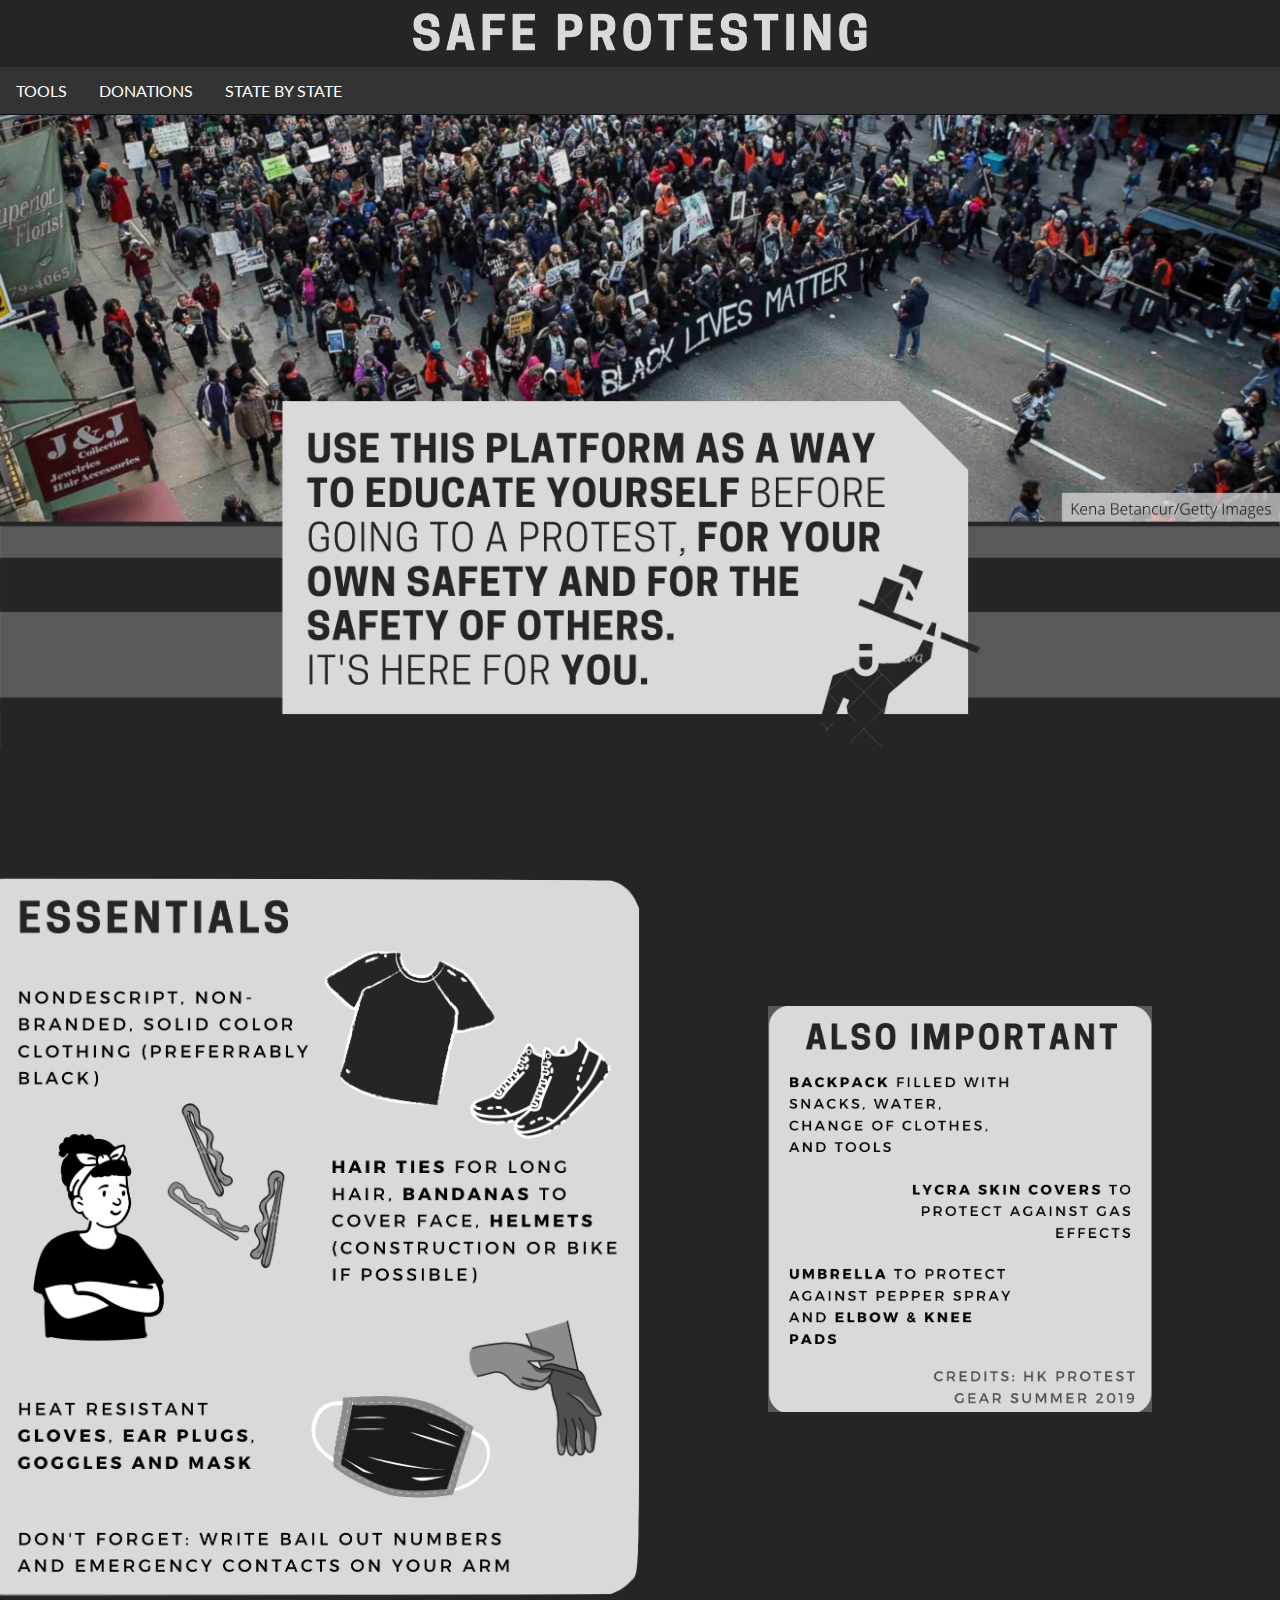
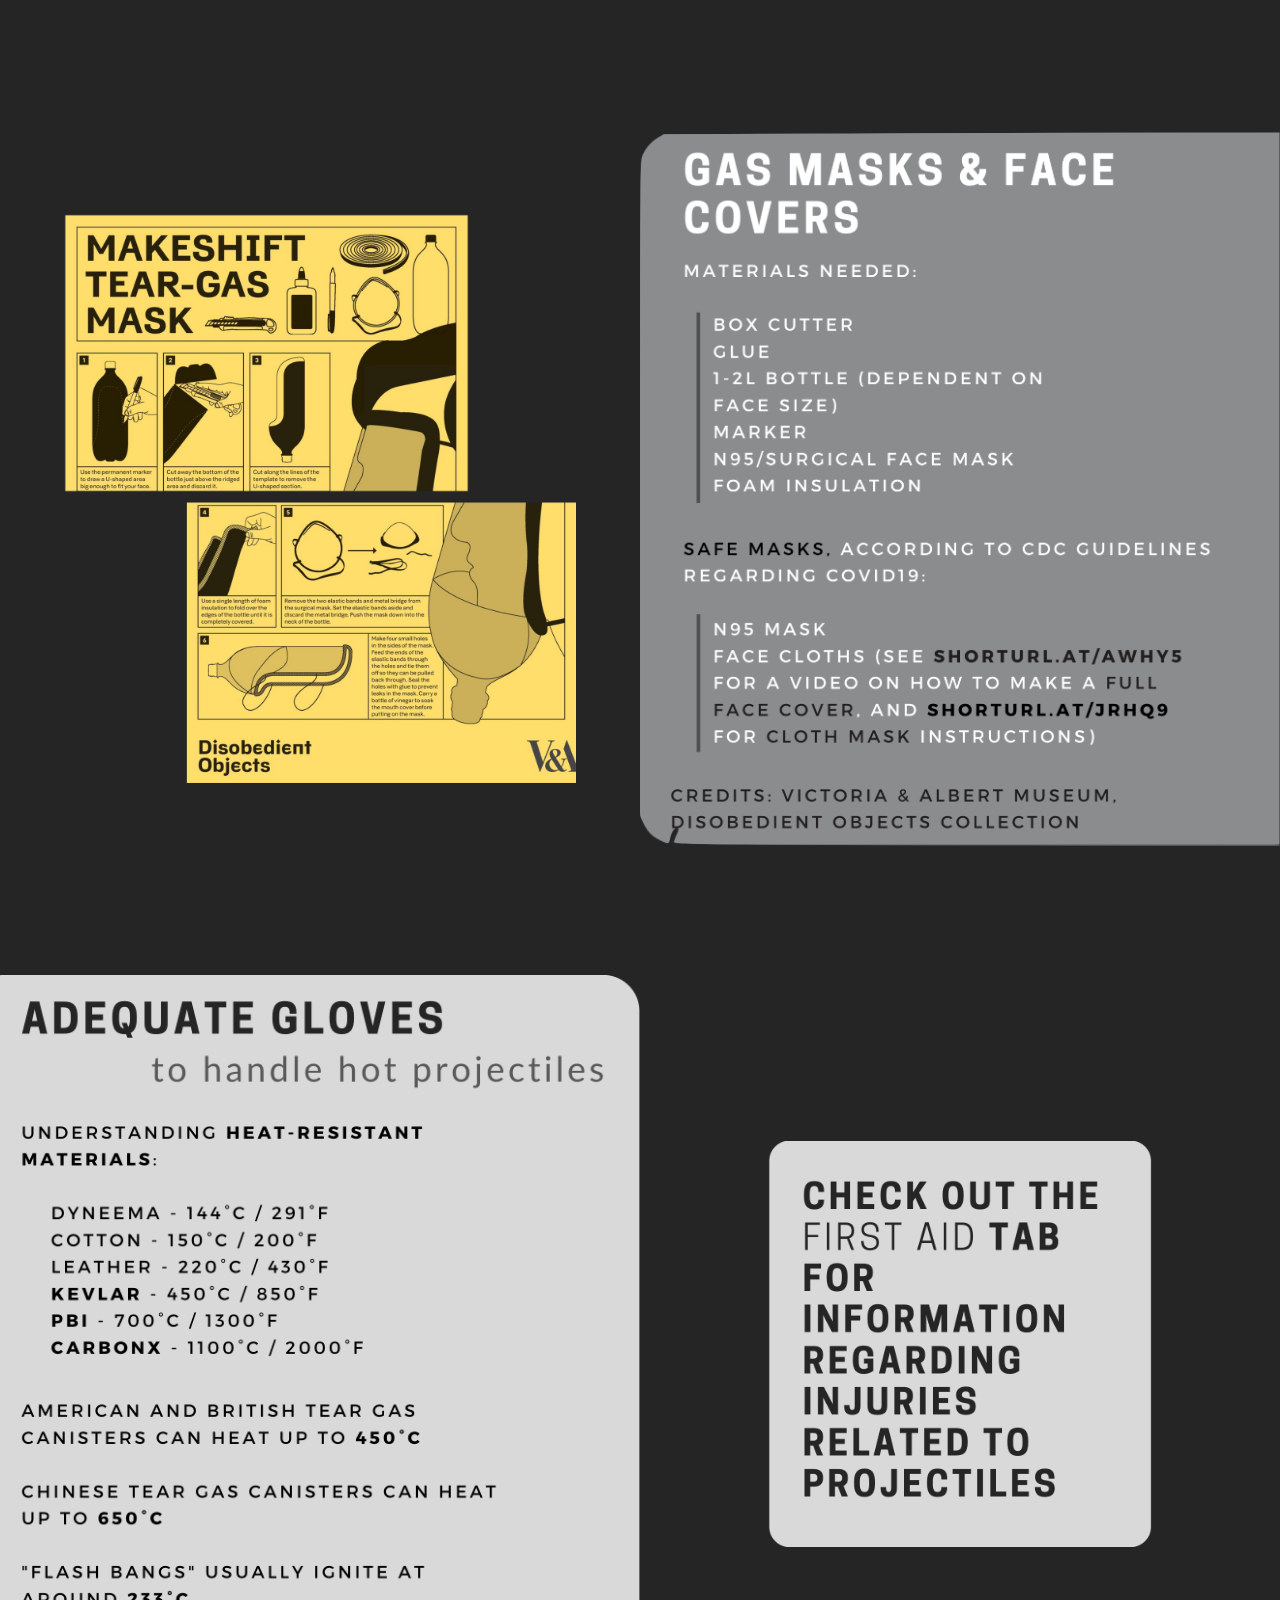
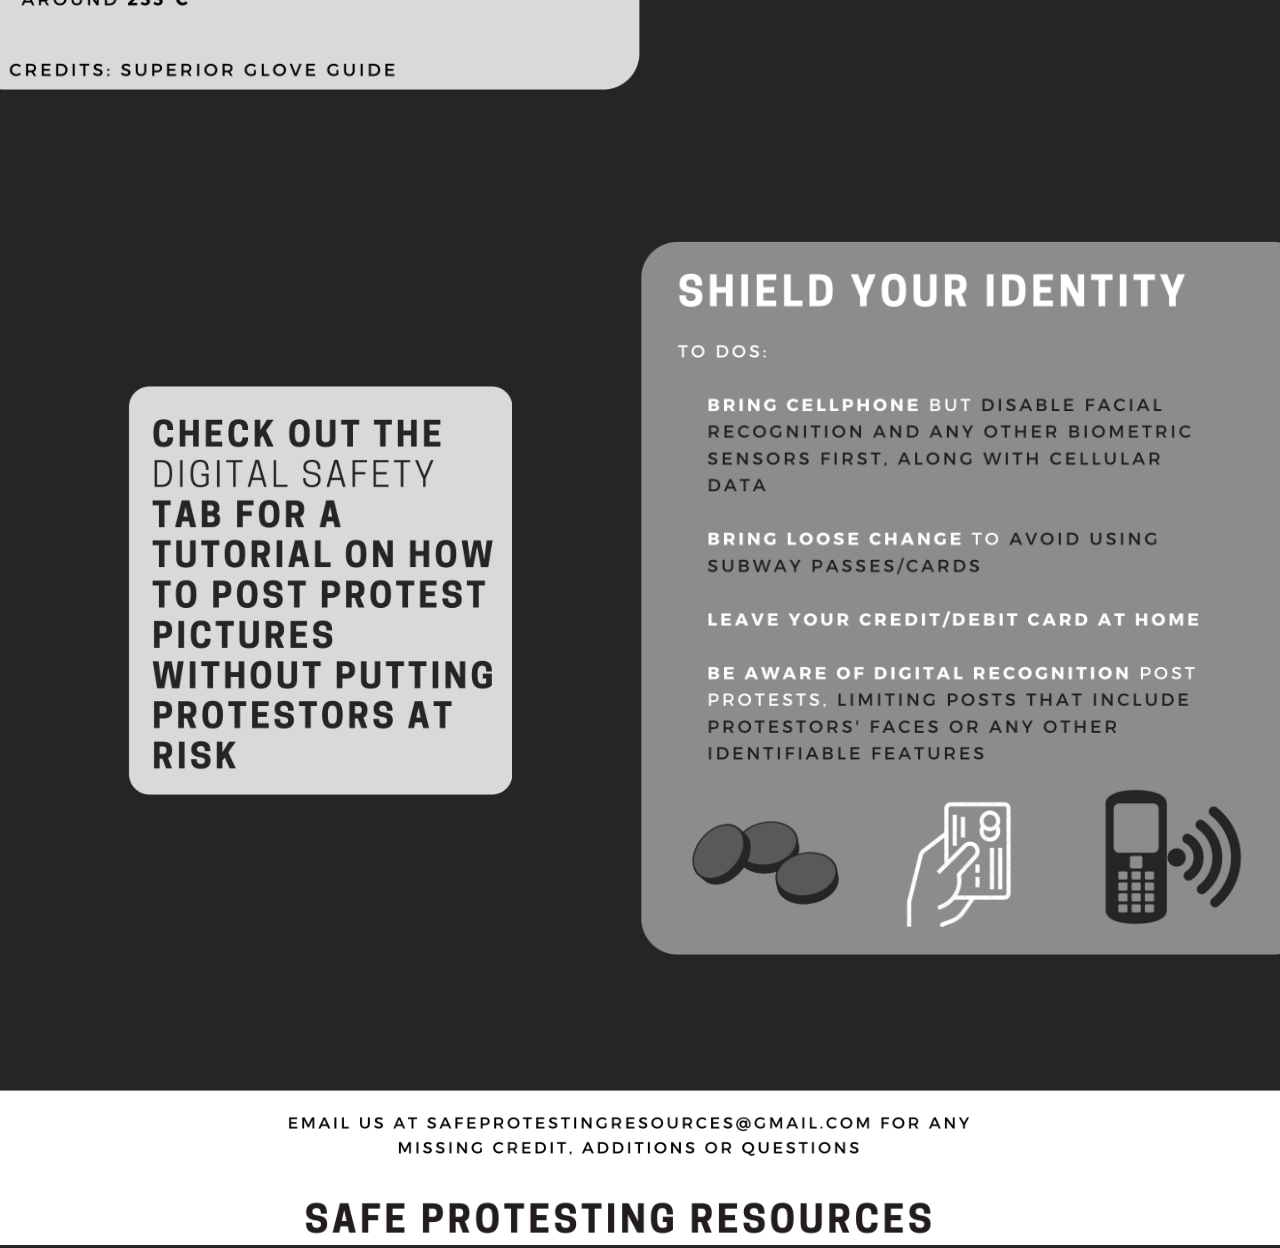
<file: index.html>
<!DOCTYPE html>
<html>
  <head>
    <meta name="viewport" content="width=device-width, initial-scale=1">
    <meta charset="utf-8">
    <title>repl.it</title>
    <link href="https://fonts.googleapis.com/css2?family=Lato:wght@700&display=swap" rel="stylesheet">
    <link href="indexstyle.css" rel="stylesheet" type="text/css" />
    <script src="indexscript.js"></script>
    <title>home</title>
  </head>
  <body>
    <div class="topnav">
      <a href = "index.html">
      <img src ="logo.png" <a href ="#default" class ="logo"> </a>
      <a class="active" href="#home"></a>

    </div>
    <div class="nav">
      <div class="dropdown">
        <button class="dropbtn">TOOLS 
          <i class="fa fa-caret-down"></i>
        </button>
        <div class="dropdown-content">
          <a href="immigrant.html">immigrant safety guide</a>
          <a href="comingsoon.html">safety tactics</a>
          <a href="comingsoon.html">first aid</a>
          <a href="comingsoon.html">digital safety</a>
        </div>
      </div> 
      <a href="comingsoon.html">DONATIONS</a>
      <a href="comingsoon.html">STATE BY STATE</a>
    </div>
  </div>

  
  <img src = "header1.png" class = "blmheader">

  <div class = "infograph">
    <img src = "essentials1.png" class = "ess1">
    <img src = "essentials2.png" class = "ess2">
    <img src = "gasmask1.png" class = "gas1">
    <img src = "gasmask2.png" class = "gas2">
    <img src = "gloves1.png" class = "gloves1">
    <img src = "gloves2.png" class = "gloves2">
    <img src = "id1.png" class = "id1">
    <img src = "id2.png" class = "id2">
  </div>


  <img src = "footer.png" class = "foot">

  </body>
</html>
</file>
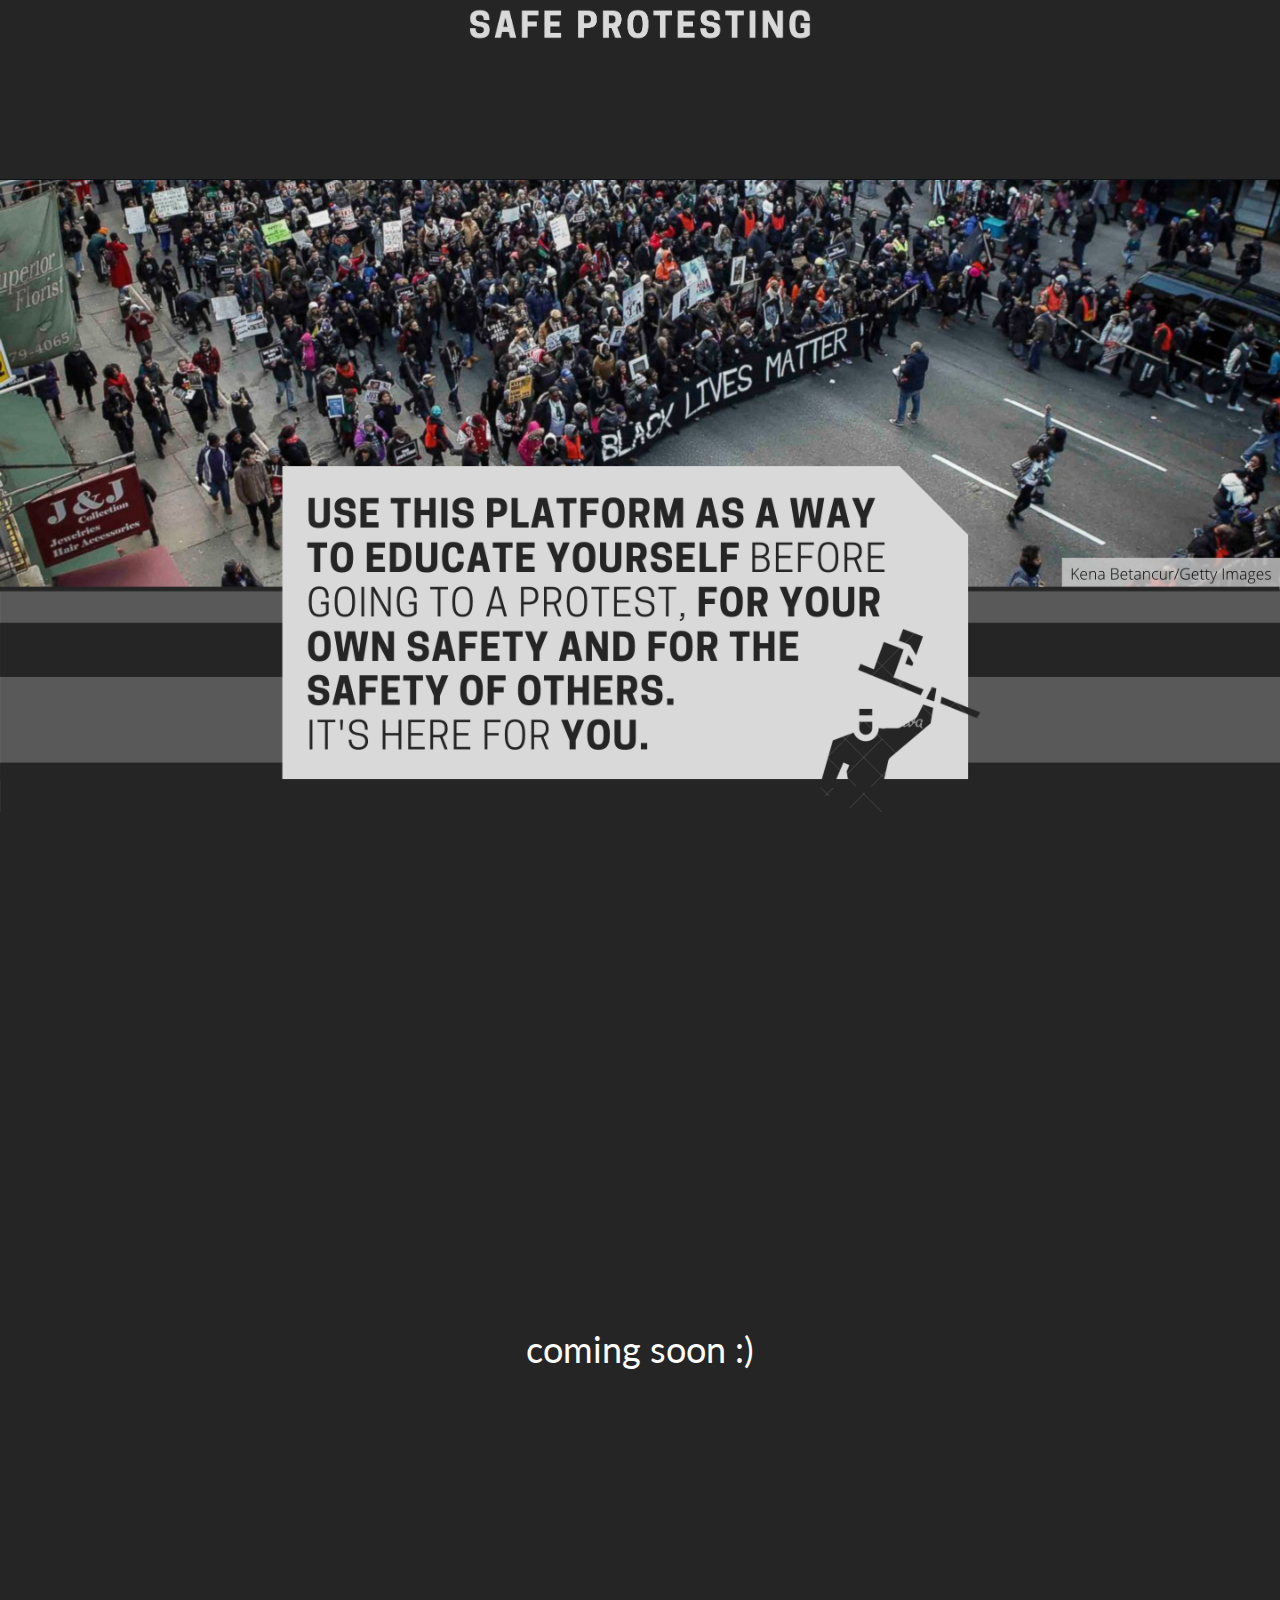
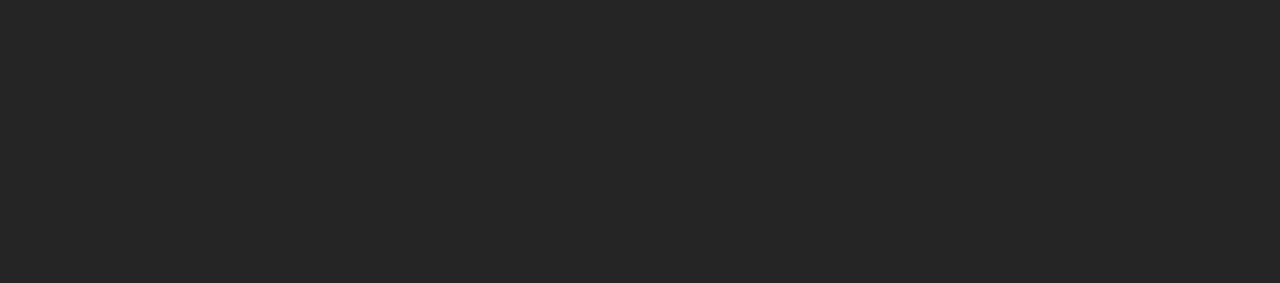
<file: comingsoon.html>
<!DOCTYPE html>
<html>
  <head>
    <meta charset="utf-8">
    <meta name="viewport" content="width=device-width">
    <title>repl.it</title>
    <link href="https://fonts.googleapis.com/css2?family=Lato:wght@700&display=swap" rel="stylesheet">
    <link href="comingstyle.css" rel="stylesheet" type="text/css" />
    <script src="indexscript.js"></script>
    <title>coming soon</title>
  </head>
  <body>
    <div class="topnav">
    <a href = "index.html">
    <img src ="logo.png" <a href ="#default" class ="logo"> </a>
    <a class="active" href="#home"></a>

  <div class="nav">
    <div class="dropdown">
      <button class="dropbtn">TOOLS 
        <i class="fa fa-caret-down"></i>
      </button>
      <div class="dropdown-content">
        <a href="immigrant.html">immigrant safety guide</a>
        <a href="tactics.html">safety tactics</a>
        <a href="firstaid.html">first aid</a>
        <a href="digital.html">digital safety</a>
      </div>
    </div> 
    <a href="donations.html">DONATIONS</a>
    <a href="statebystate.html">STATE BY STATE</a>
  </div>
    
  <img src = "header1.png" class = "blmheader">

  <div class = "comingsoon">
    coming soon :)
  </div>

  </body>
</html>
</file>
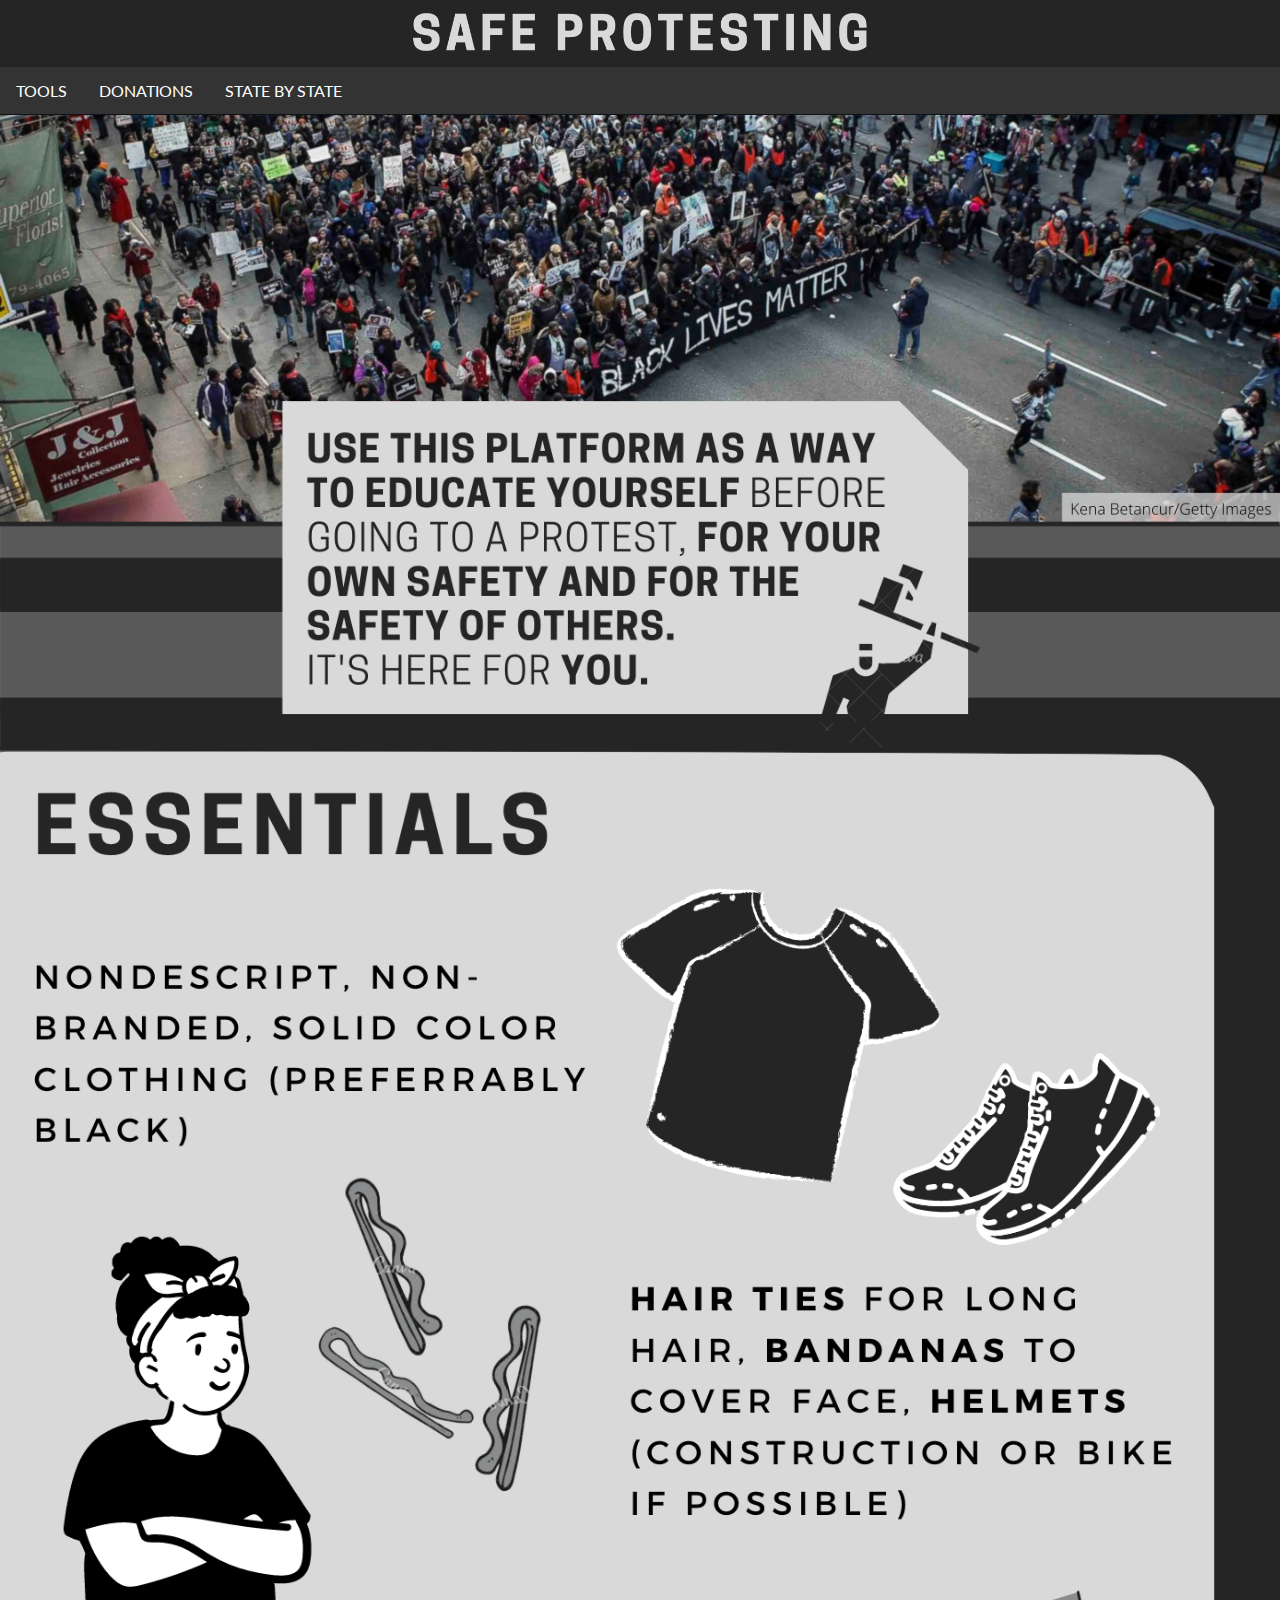
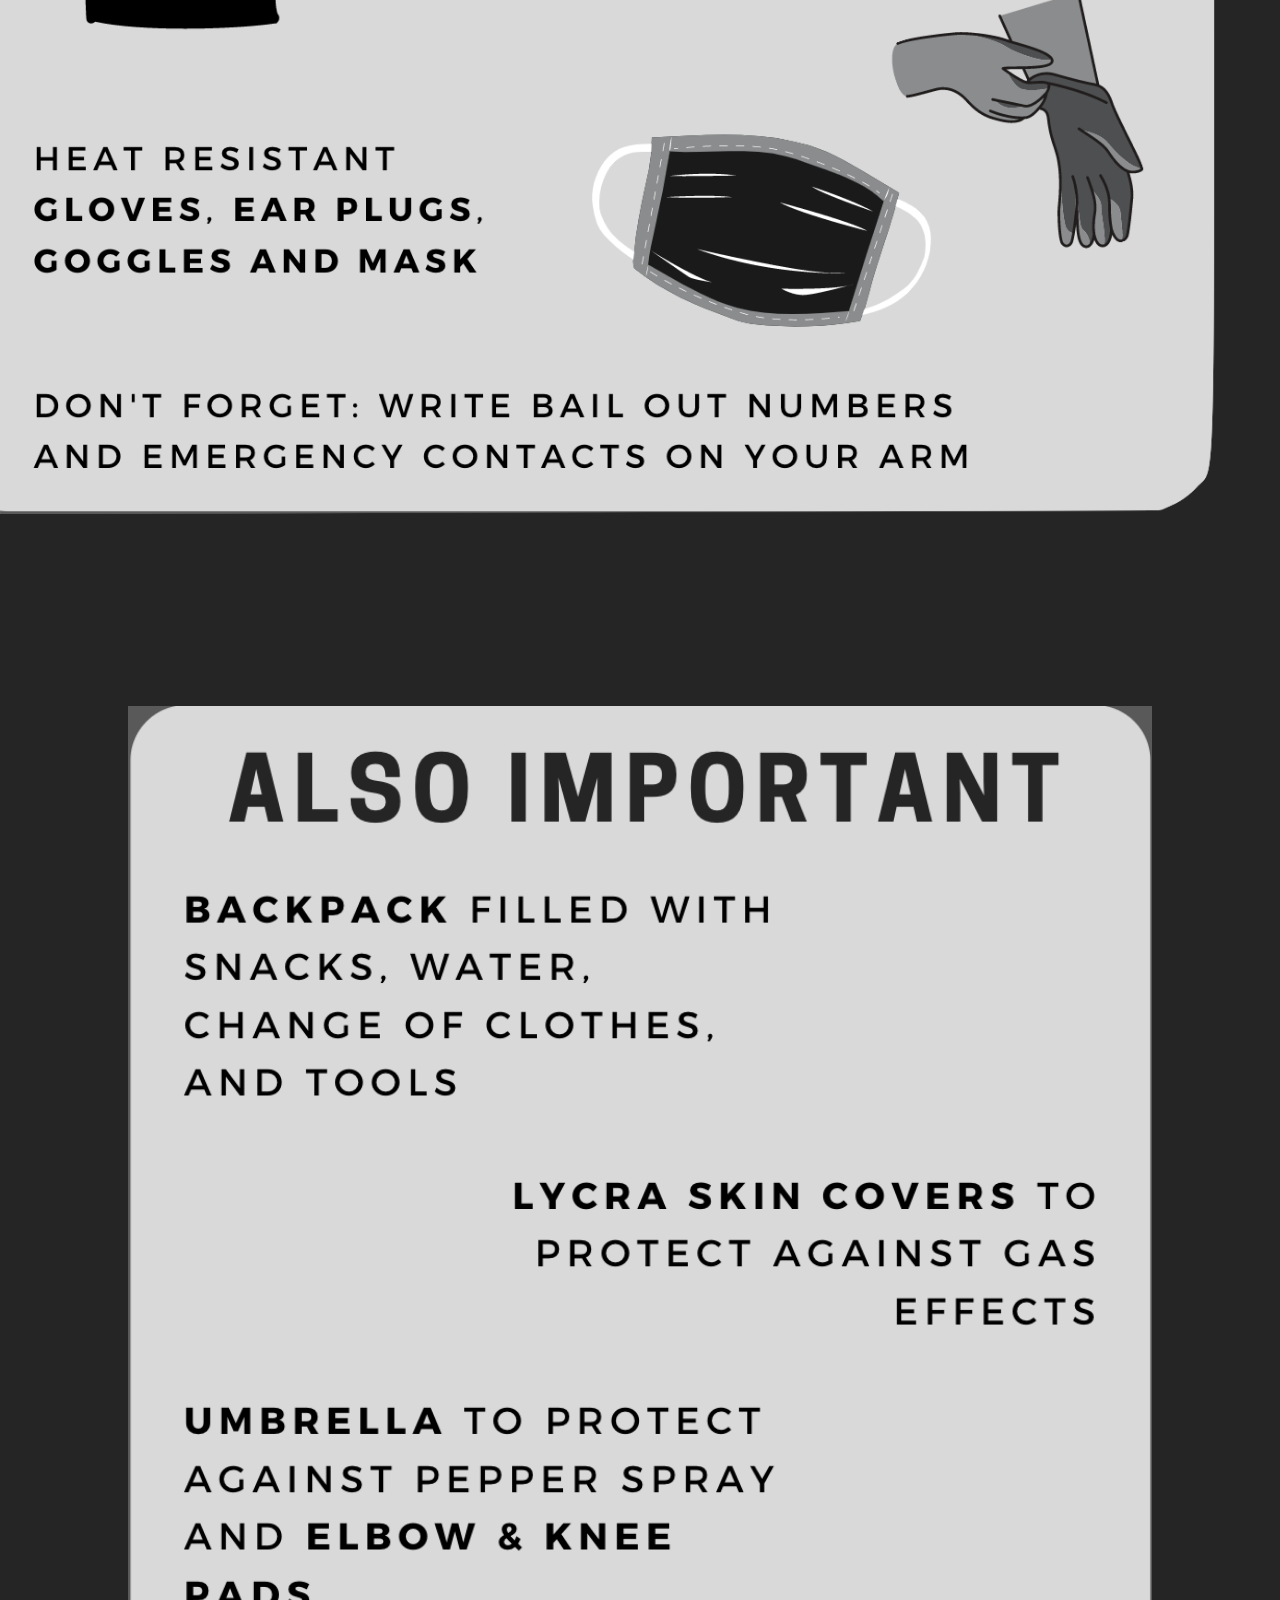
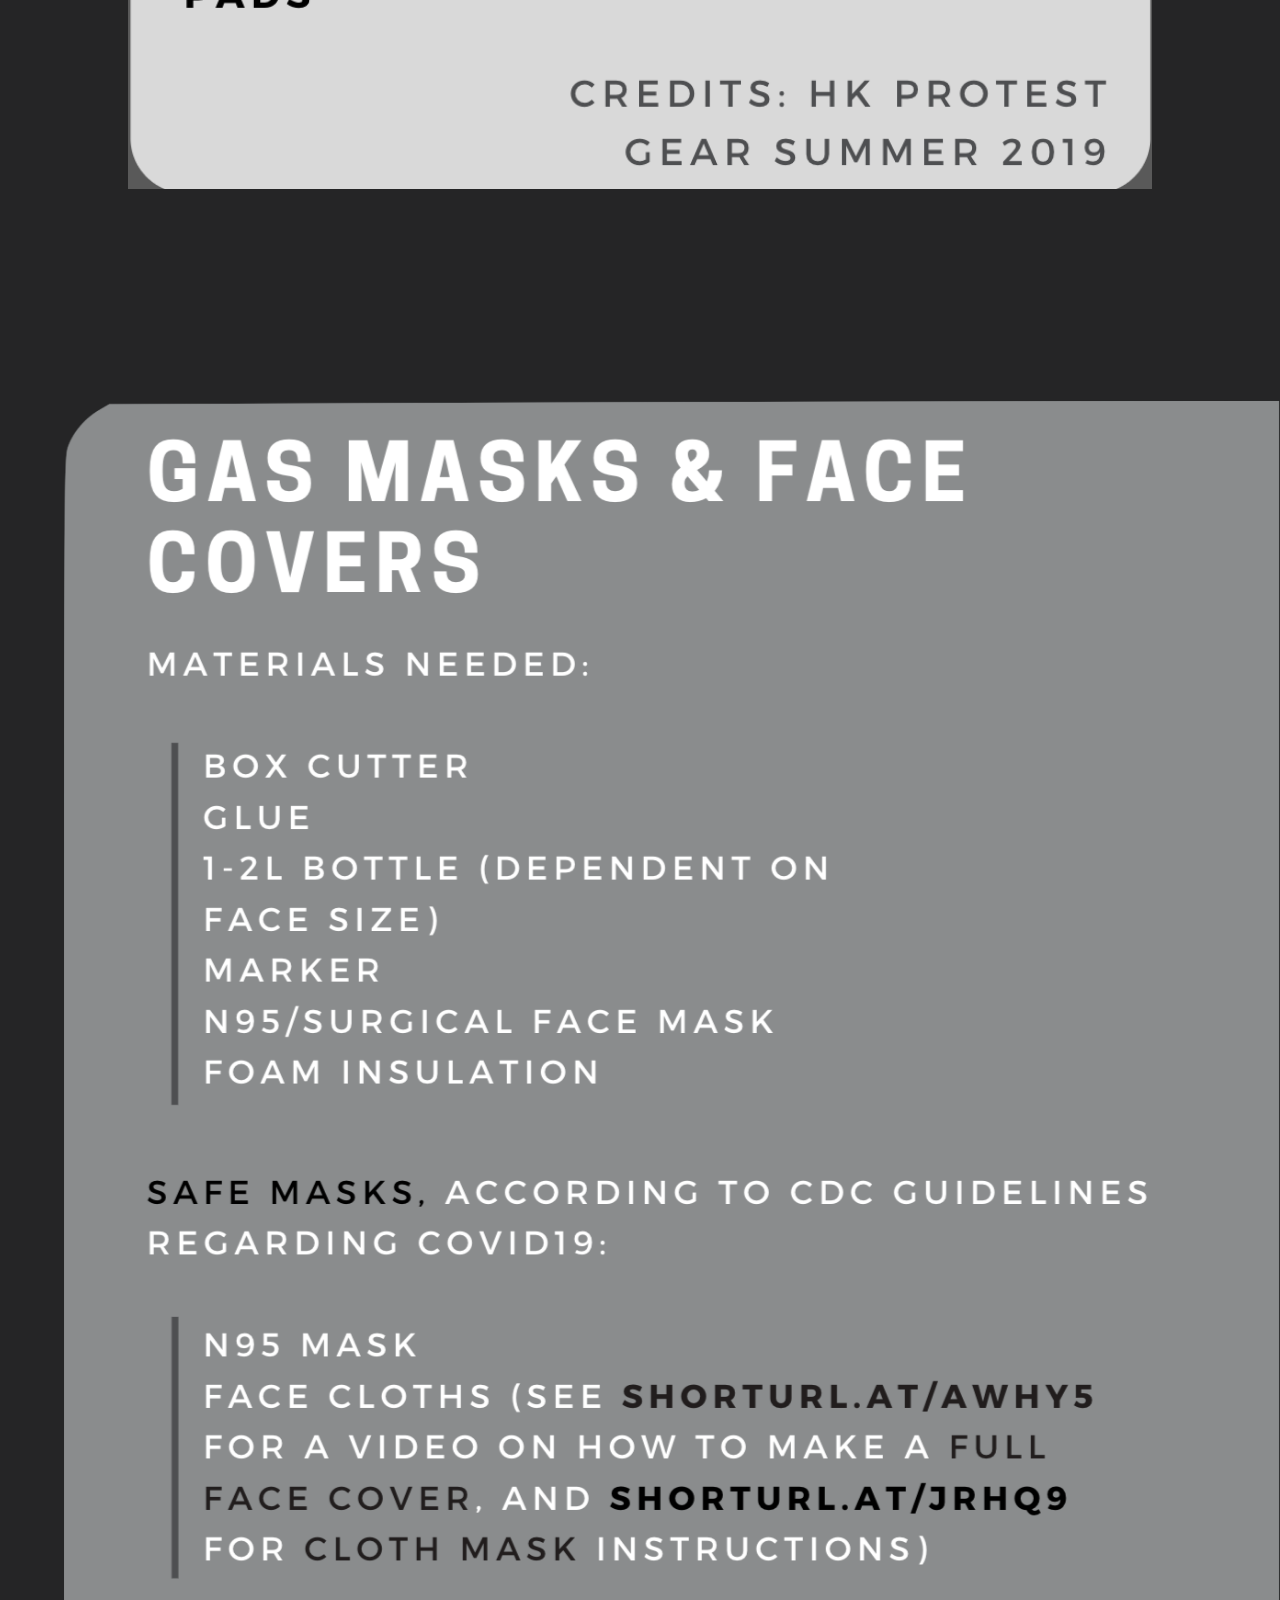
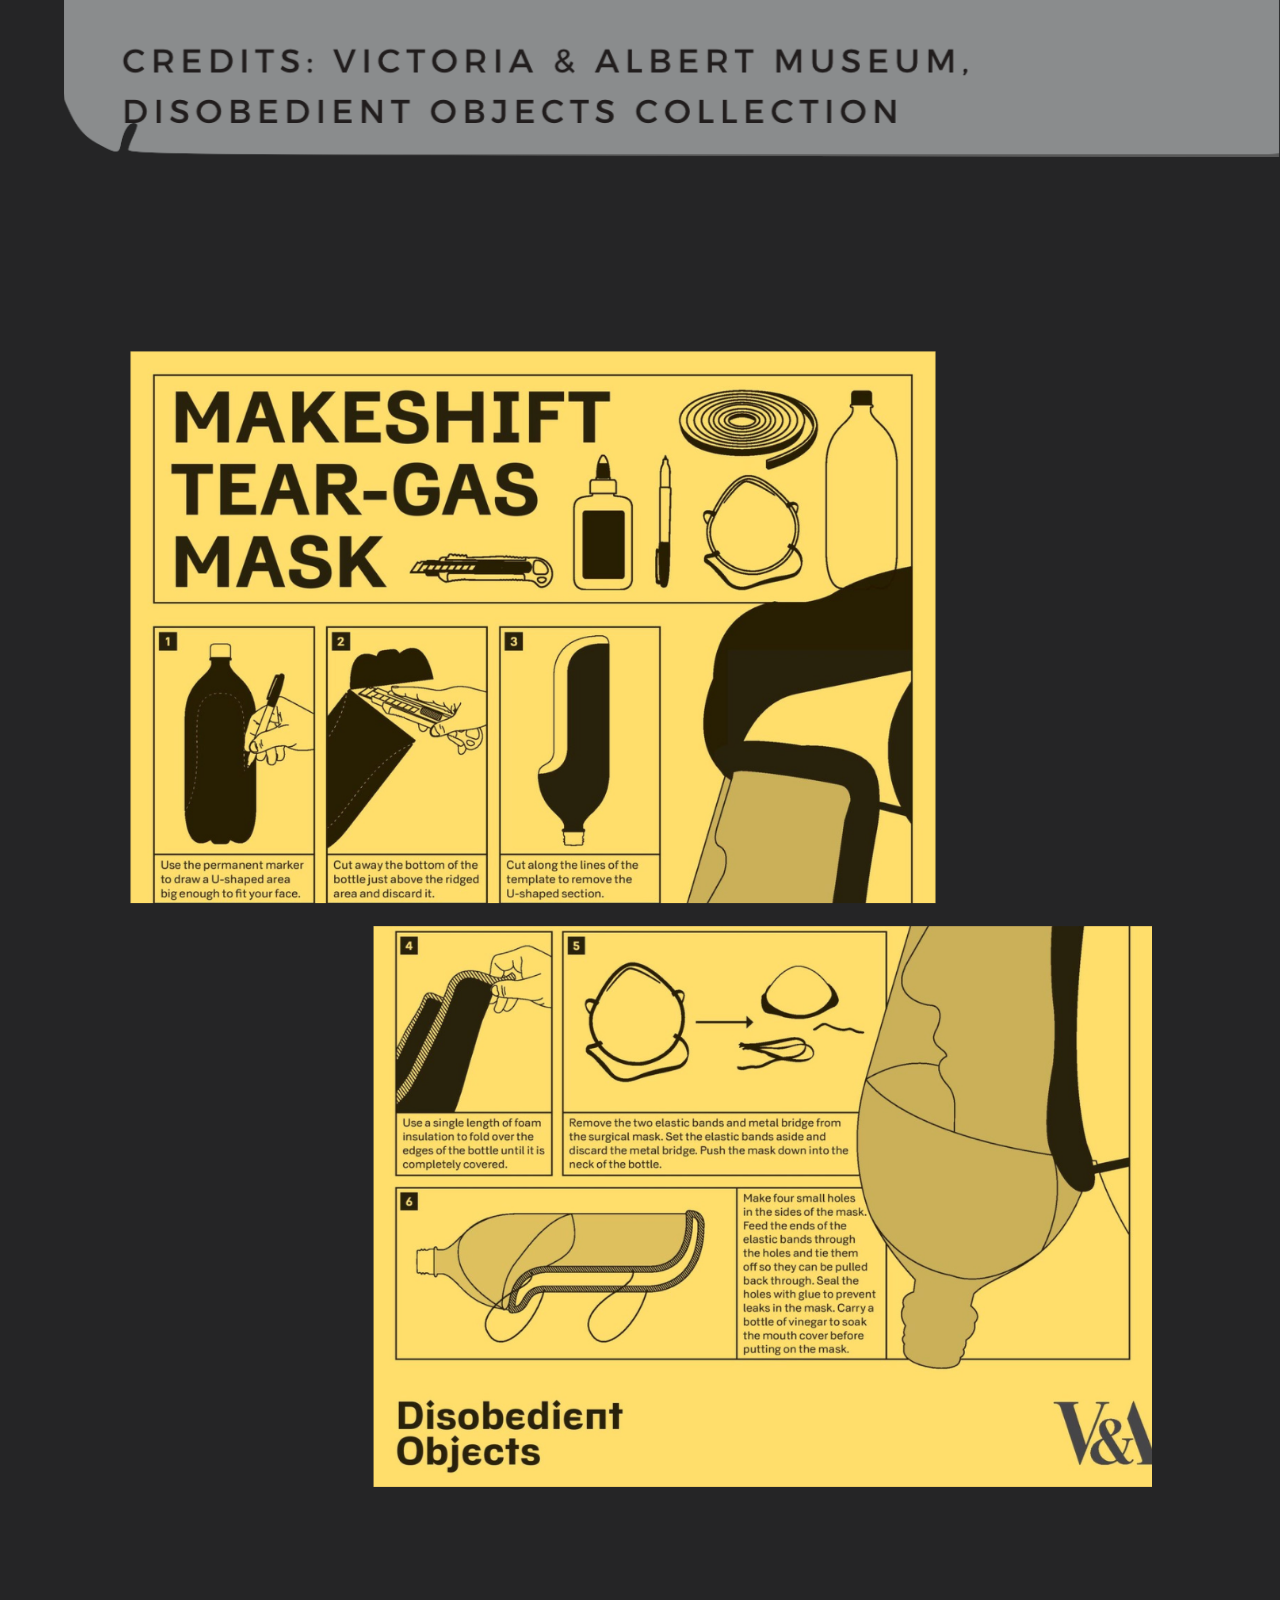
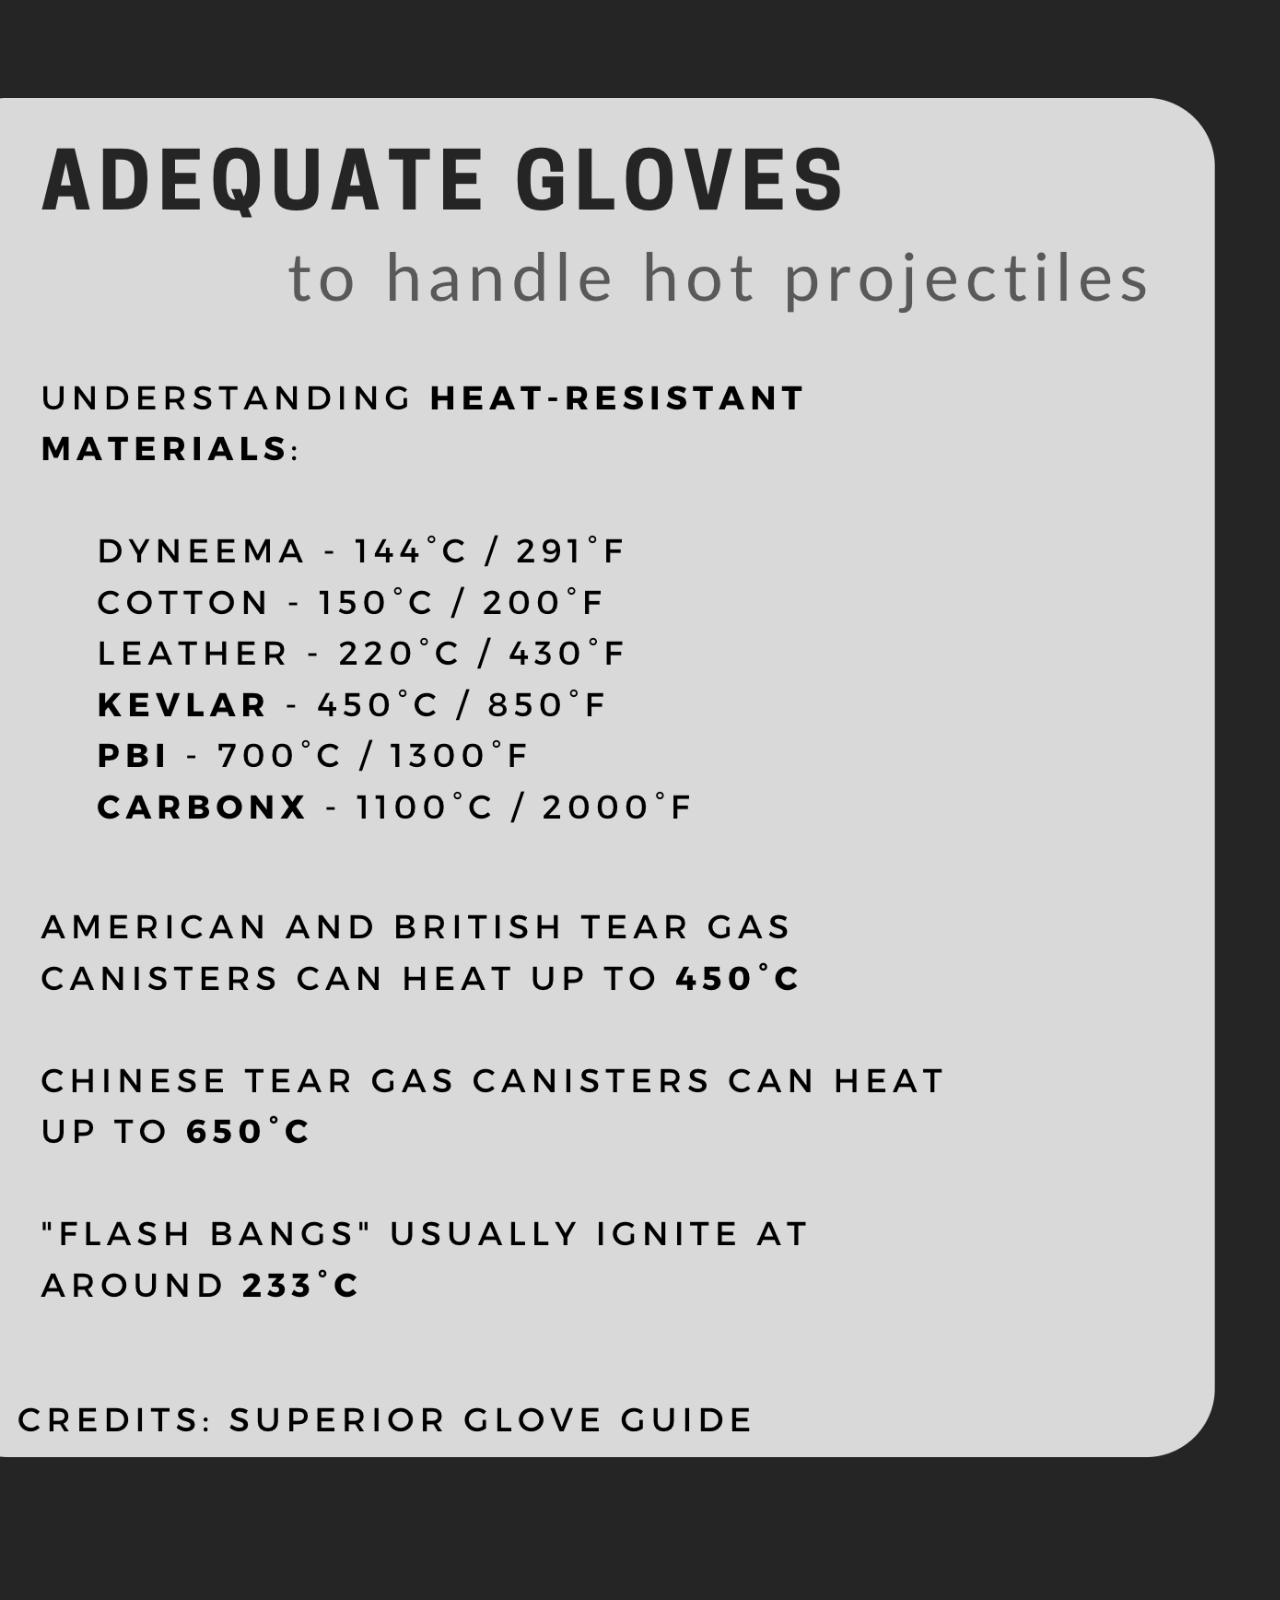
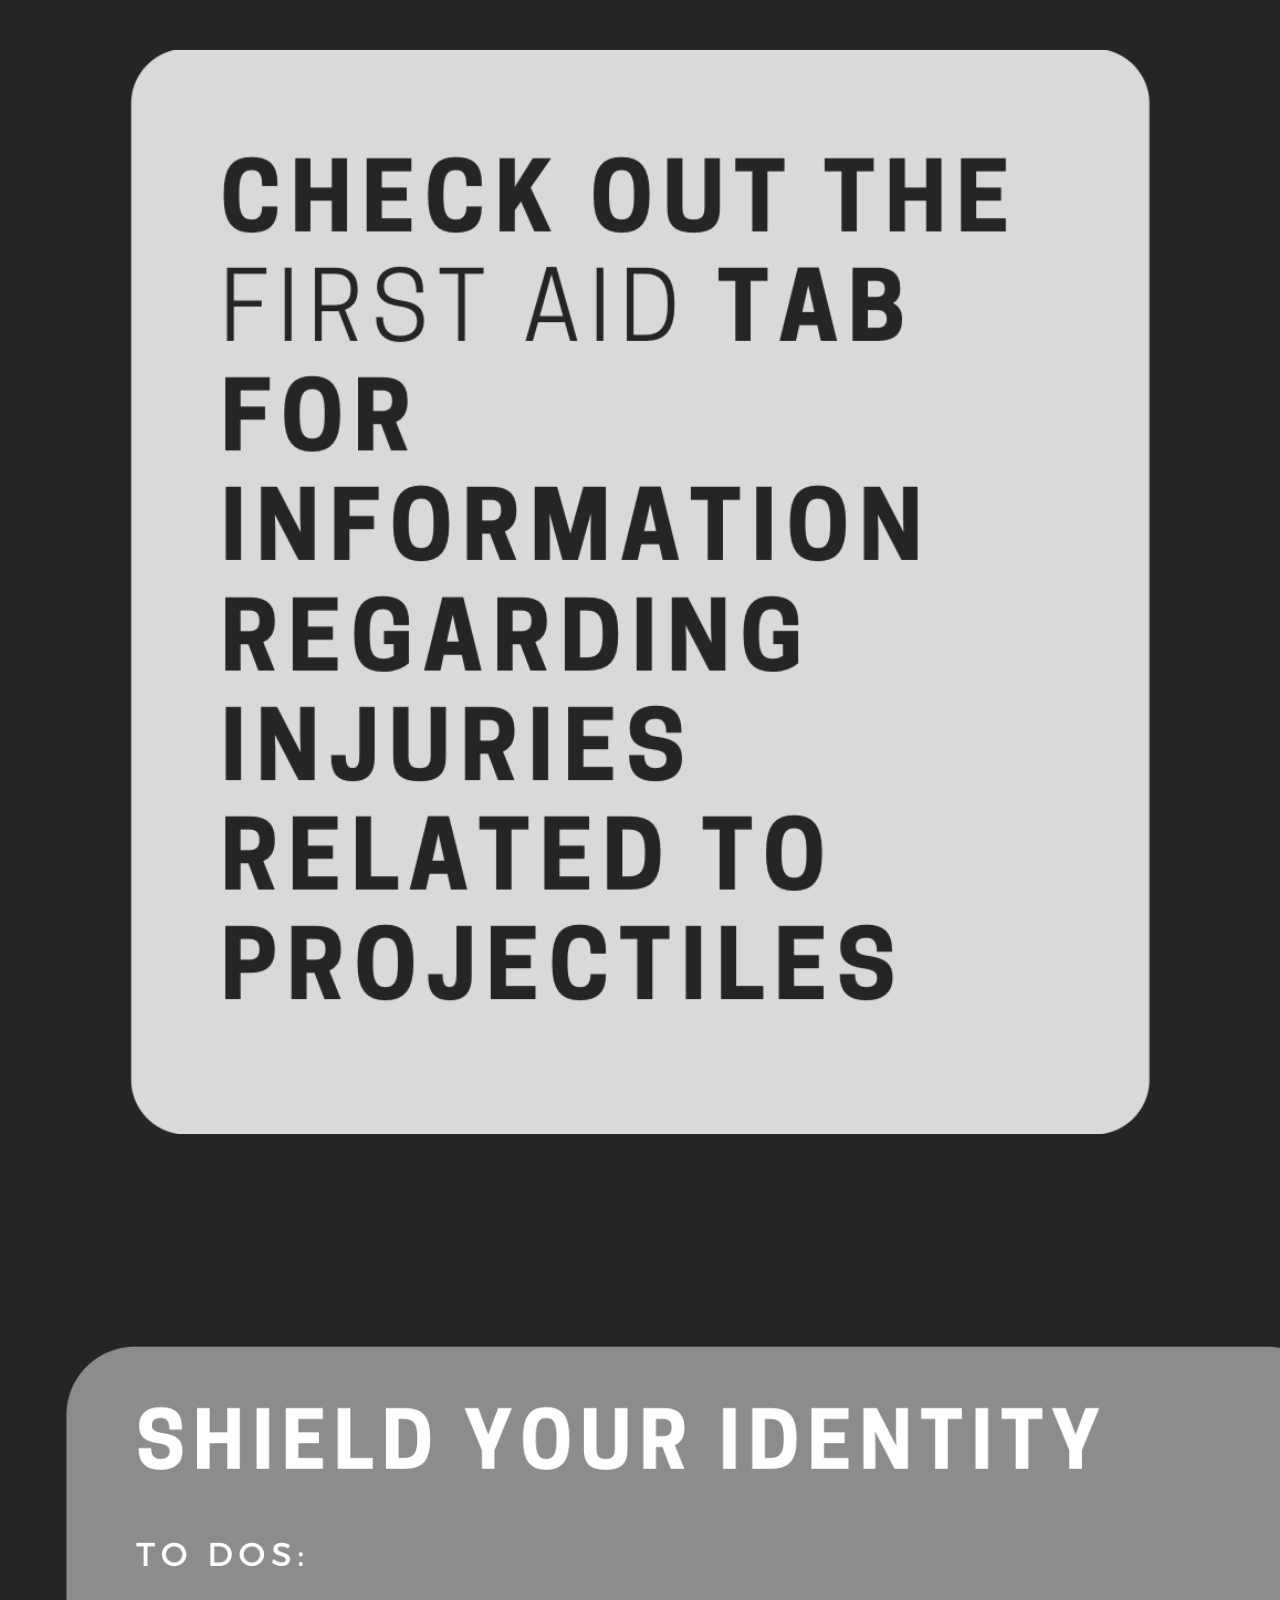
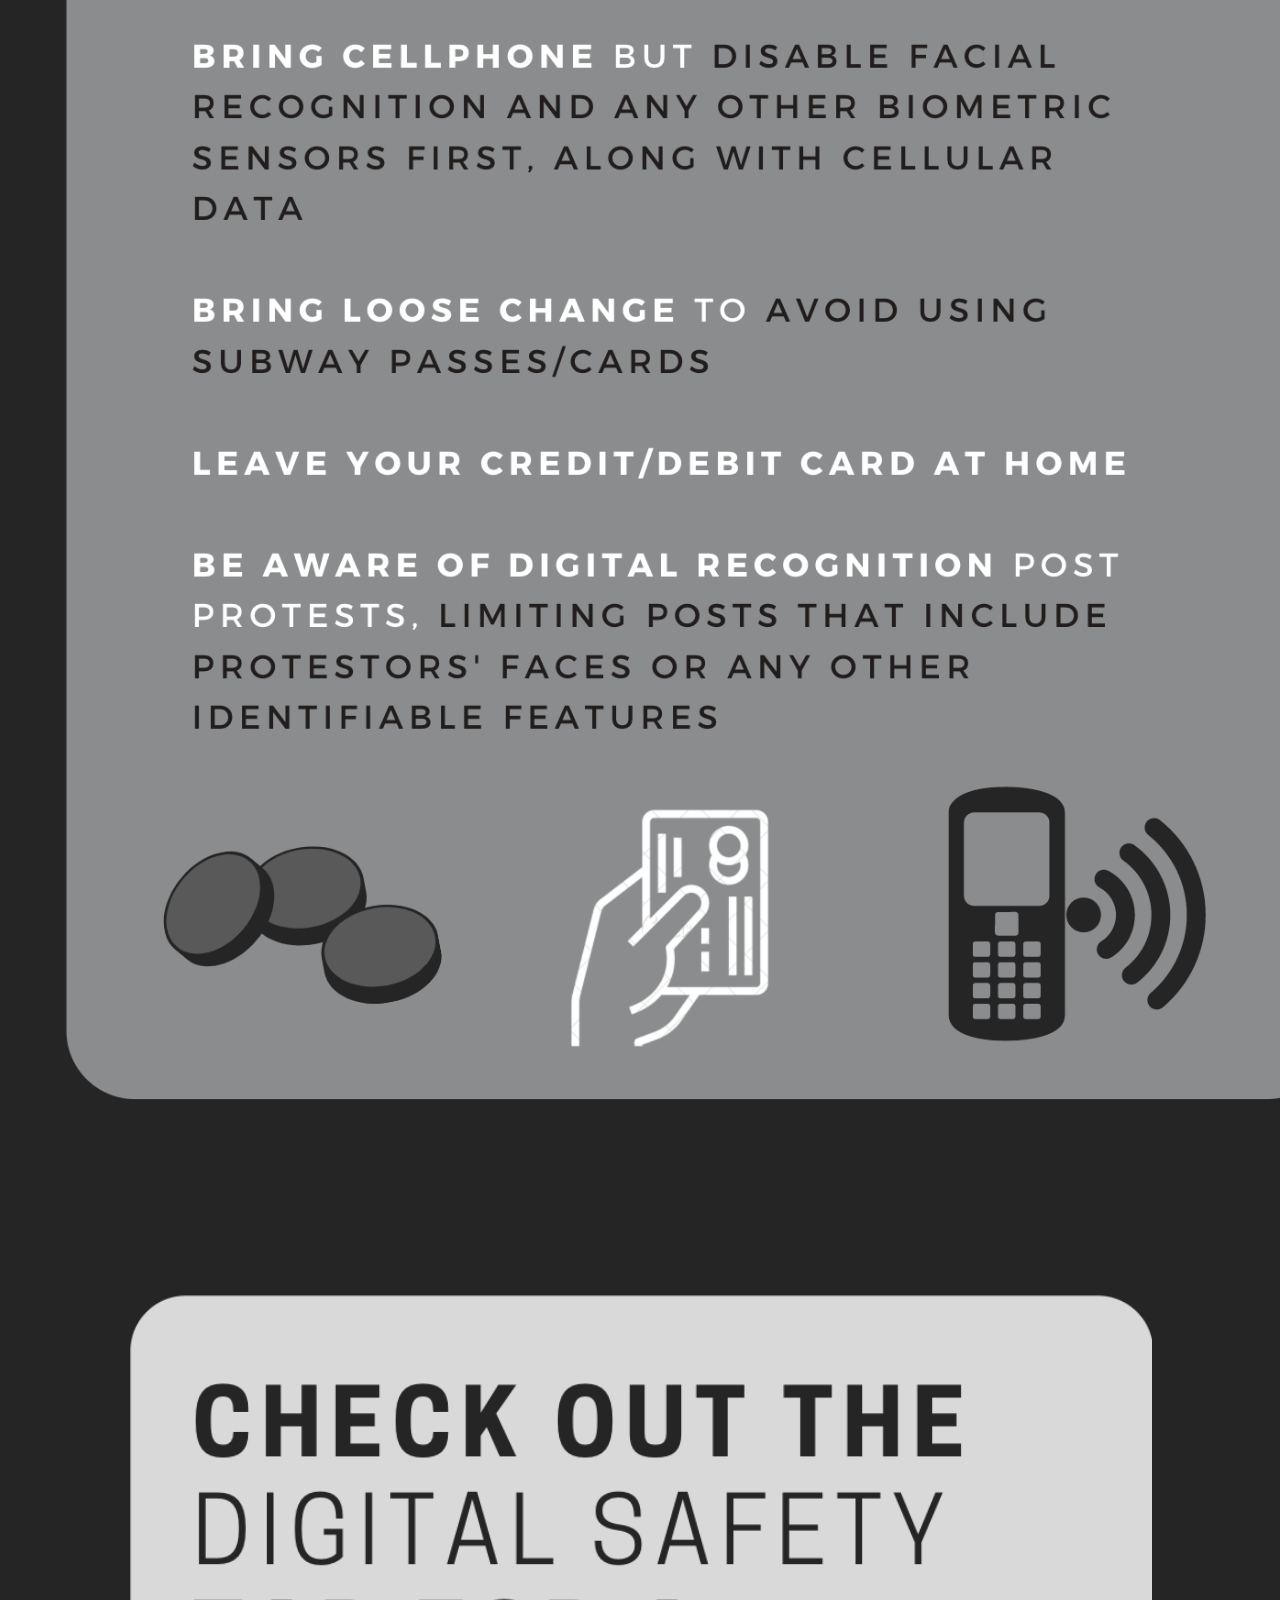
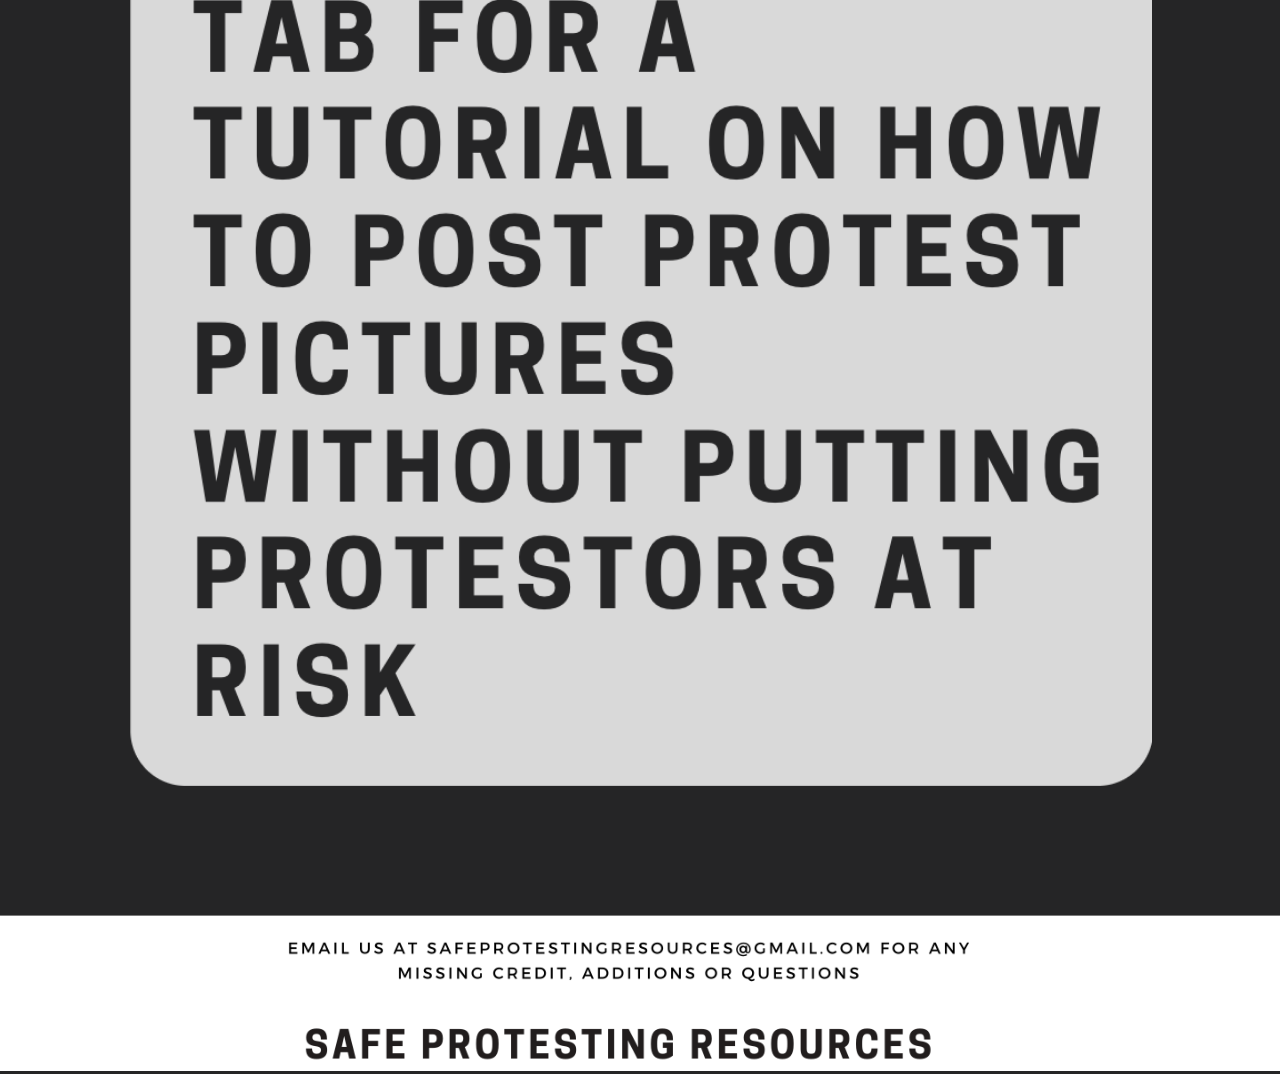
<file: demo.html>
<!DOCTYPE html>
<html>
  <head>
    <meta name="viewport" content="width=device-width, initial-scale=1">
    <meta charset="utf-8">
    <title>repl.it</title>
    <link href="https://fonts.googleapis.com/css2?family=Lato:wght@700&display=swap" rel="stylesheet">
    <link href="demostyle.css" rel="stylesheet" type="text/css" />
    <script src="indexscript.js"></script>
    <title>home</title>
  </head>
  <body>
    <div class="topnav">
      <a href = "index.html">
      <img src ="logo.png" <a href ="#default" class ="logo"> </a>
      <a class="active" href="#home"></a>

    </div>
    <div class="nav">
      <div class="dropdown">
        <button class="dropbtn">TOOLS 
          <i class="fa fa-caret-down"></i>
        </button>
        <div class="dropdown-content">
          <a href="immigrant.html">immigrant safety guide</a>
          <a href="tactics.html">safety tactics</a>
          <a href="firstaid.html">first aid</a>
          <a href="digital.html">digital safety</a>
        </div>
      </div> 
      <a href="comingsoon.html">DONATIONS</a>
      <a href="comingsoon.html">STATE BY STATE</a>
    </div>
  </div>

  
  <img src = "header1.png" class = "blmheader">

  <div class = "infograph">
    <img src = "essentials1.png" class = "ess1">
    <br>
    <img src = "essentials2.png" class = "ess2">
    <br>
    <img src = "gasmask1.png" class = "gas1">
    <br>
    <img src = "gasmask2.png" class = "gas2">
    <br>
    <img src = "gloves1.png" class = "gloves1">
    <br>
    <img src = "gloves2.png" class = "gloves2">
    <br>
    <img src = "id1.png" class = "id1">
    <br>
    <img src = "id2.png" class = "id2">
  </div>

  <img src = "footer.png" class = "foot">

  </body>
</html>
</file>
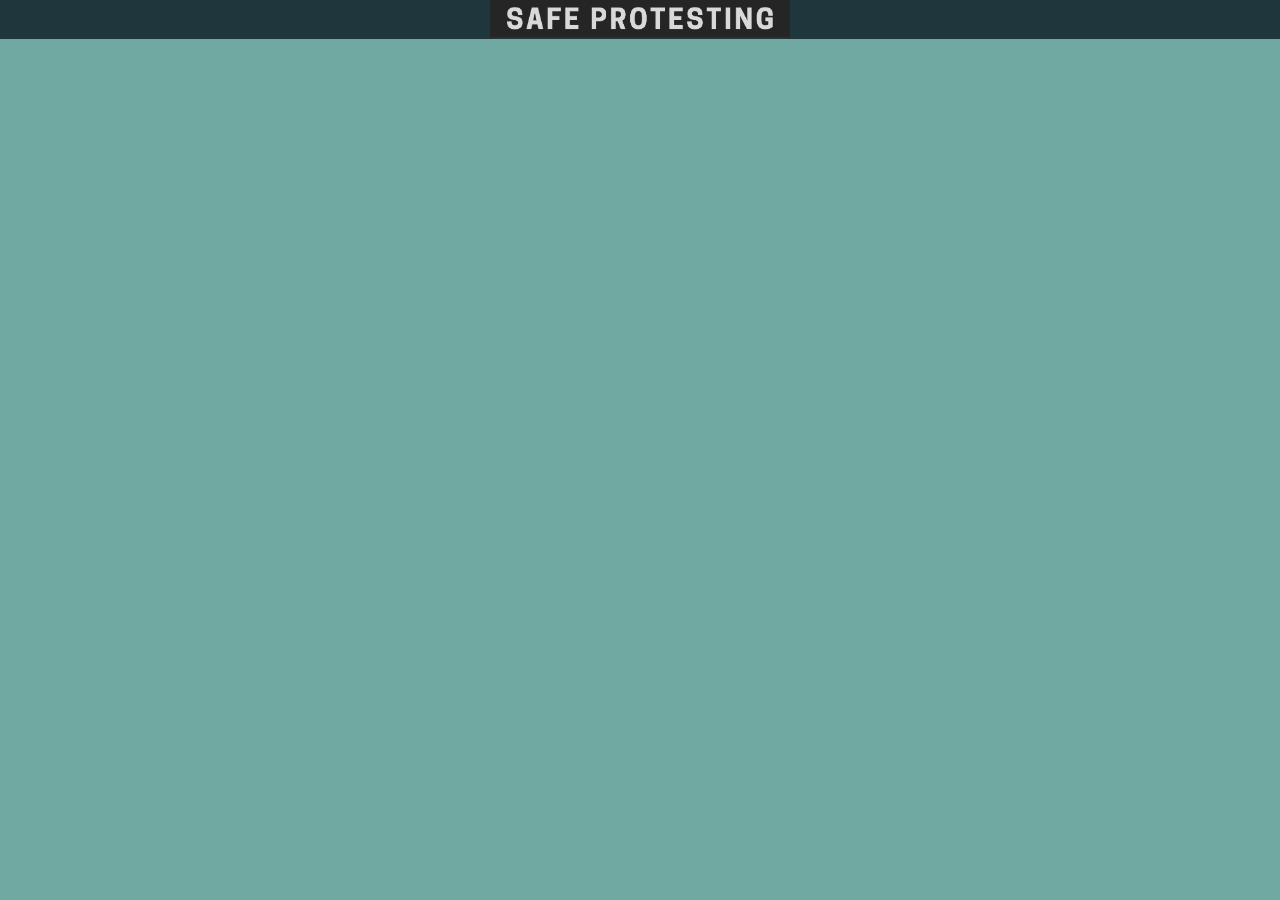
<file: template.html>
<!DOCTYPE html>
<html>
<head>
<meta name="viewport" content="width=device-width, initial-scale=1">
<style>
  /*styling for the body*/
  /*including background color and fonts used*/
  body {
    margin: 0;
    background-color: #70A9A1;
  }

  /*styling for the top bar*/
  .topnav {
    overflow: hidden;
    background-color: #1F363D;
  }

  /*styling for the top bar*/
  .topnav a {
    float: left;
    padding: 1px 1px;
    text-decoration: none;
    font-size: 17px;
  }

  .logo {
  width: 300px;
  text-align: center;
  display: block;
  margin-left: auto;
  margin-right: auto;
}


</style>
</head>
<body>
  <!--div container with the top bar-->
  <div class="topnav">
    <!-- adds logo to the bar (download the logo from the drive to your computer and add it in to the same folder as this code)-->
    <img src ="logo.png" <a href ="#default" class ="logo"> </a>
    <a class="active" href="#home"></a>
  </div>

</body>
</html>
</file>
<file: indexstyle.css>
body {
    margin: 0;
    background-color: #252526;
    font-family: 'Lato', sans-serif;
  }

  /*styling for the top bar*/
  .topnav {
    overflow: hidden;
    background-color: #252526;
    
  }

  /*styling for the top bar*/
  .topnav a {
    float: left;
    display: block;
    padding: 1px 1px;
    text-decoration: none;
    font-size: 17px;
    position: sticky;
    top: 0;
  }


.logo {
  width: 40%;
  text-align: center;
  display: block;
  margin-left: auto;
  margin-right: auto;
  position: sticky;
    top: 0;
}

.nav {
  overflow: hidden;
  background-color: #333;
}

.nav a {
  float: left;
  font-size: 16px;
  color: white;
  text-align: center;
  padding: 14px 16px;
  text-decoration: none;
}

.dropdown {
  float: left;
  overflow: hidden;
}

.dropdown .dropbtn {
  font-size: 16px;  
  border: none;
  outline: none;
  color: white;
  padding: 14px 16px;
  background-color: inherit;
  font-family: inherit;
  margin: 0;
}

.nav a:hover, .dropdown:hover .dropbtn {
  background-color: #737373;
}

.dropdown-content {
  display: none;
  position: absolute;
  background-color: #f9f9f9;
  min-width: 160px;
  box-shadow: 0px 8px 16px 0px rgba(0,0,0,0.2);
  z-index: 1;
}

.dropdown-content a {
  float: none;
  color: black;
  padding: 12px 16px;
  text-decoration: none;
  display: block;
  text-align: left;
}

.dropdown-content a:hover {
  background-color: #ddd;
}

.dropdown:hover .dropdown-content {
  display: block;
}

.sticky {
  position: fixed;
  top: 0;
  width: 100%;
}

.blmheader {
  width: 100%;
  height: auto;
}

.infograph {
  color: #595959;
}

.ess1 {
  width: 50%;
  height: auto;
  float: left;
  padding-top: 10%;
}

.ess2 {
  width: 30%;
  height: auto;
  float: right;
  padding-top: 20%;
  padding-right: 10%;
}

.gas1 {
  width: 50%;
  height: auto;
  float: right;
  padding-top: 25%;
}

.gas2 {
  width: 40%;
  height: auto;
  float: left;
  padding-top: 17%;
  padding-left: 5%;
}

.gloves1 {
  width: 50%;
  height: auto;
  float: left;
  padding-top: 15%;
}

.gloves2 {
  width: 30%;
  height: auto;
  float: right;
  padding-top: 23%;
  padding-right: 10%; 
}

.id1 {
  width: 50%;
  height: auto;
  float: right;
  padding-top: 23%;
}

.id2 {
  width: 30%;
  height: auto;
  float: left;
  padding-top: 23%;
  padding-left: 10%;
  padding-bottom: 23%;
}

.foot {
  width: 100%;
  height: auto;
}
</file>
<file: comingstyle.css>
body {
    margin: 0;
    background-color: #252526;
    font-family: 'Lato', sans-serif;
  }

  /*styling for the top bar*/
  .topnav {
    overflow: hidden;
    background-color: #252526;
    
  }

  /*styling for the top bar*/
  .topnav a {
    float: left;
    display: block;
    padding: 1px 1px;
    text-decoration: none;
    font-size: 17px;
    position: sticky;
    top: 0;
  }

  .logo {
  width: 30%;
  text-align: center;
  display: block;
  margin-left: auto;
  margin-right: auto;
  position: sticky;
    top: 0;
}

.nav {
  overflow: hidden;
  background-color: #333;
}

.nav a {
  float: left;
  font-size: 16px;
  color: white;
  text-align: center;
  padding: 14px 16px;
  text-decoration: none;
}

.dropdown {
  float: left;
  overflow: hidden;
}

.dropdown .dropbtn {
  font-size: 16px;  
  border: none;
  outline: none;
  color: white;
  padding: 14px 16px;
  background-color: inherit;
  font-family: inherit;
  margin: 0;
}

.nav a:hover, .dropdown:hover .dropbtn {
  background-color: #737373;
}

.dropdown-content {
  display: none;
  position: absolute;
  background-color: #f9f9f9;
  min-width: 160px;
  box-shadow: 0px 8px 16px 0px rgba(0,0,0,0.2);
  z-index: 1;
}

.dropdown-content a {
  float: none;
  color: black;
  padding: 12px 16px;
  text-decoration: none;
  display: block;
  text-align: left;
}

.dropdown-content a:hover {
  background-color: #ddd;
}

.dropdown:hover .dropdown-content {
  display: block;
}

.sticky {
  position: fixed;
  top: 0;
  width: 100%;
}

.blmheader {
  width: 100%;
  height: auto;
}

.comingsoon {
  font-size: 36px;
  text-align: center;
  color: white;
  padding: 40%;
}
</file>
<file: demostyle.css>
body {
    margin: 0;
    background-color: #252526;
    font-family: 'Lato', sans-serif;
  }

  /*styling for the top bar*/
  .topnav {
    overflow: hidden;
    background-color: #252526;
    
  }

  /*styling for the top bar*/
  .topnav a {
    float: left;
    display: block;
    padding: 1px 1px;
    text-decoration: none;
    font-size: 17px;
    position: sticky;
    top: 0;
  }


.logo {
  width: 40%;
  text-align: center;
  display: block;
  margin-left: auto;
  margin-right: auto;
  position: sticky;
    top: 0;
}

.nav {
  overflow: hidden;
  background-color: #333;
}

.nav a {
  float: left;
  font-size: 16px;
  color: white;
  text-align: center;
  padding: 14px 16px;
  text-decoration: none;
}

.dropdown {
  float: left;
  overflow: hidden;
}

.dropdown .dropbtn {
  font-size: 16px;  
  border: none;
  outline: none;
  color: white;
  padding: 14px 16px;
  background-color: inherit;
  font-family: inherit;
  margin: 0;
}

.nav a:hover, .dropdown:hover .dropbtn {
  background-color: #737373;
}

.dropdown-content {
  display: none;
  position: absolute;
  background-color: #f9f9f9;
  min-width: 160px;
  box-shadow: 0px 8px 16px 0px rgba(0,0,0,0.2);
  z-index: 1;
}

.dropdown-content a {
  float: none;
  color: black;
  padding: 12px 16px;
  text-decoration: none;
  display: block;
  text-align: left;
}

.dropdown-content a:hover {
  background-color: #ddd;
}

.dropdown:hover .dropdown-content {
  display: block;
}

.sticky {
  position: fixed;
  top: 0;
  width: 100%;
}

.blmheader {
  width: 100%;
  height: auto;
}

.infograph {
  color: #595959;
}


.ess1 {
  width: 95%;
  height: auto;
  float: left;
}

.ess2 {
  width: 80%;
  height: auto;
  padding-top: 15%;
  display: block;
  margin-left: auto;
  margin-right: auto;
}


.gas1 {
  width: 95%;
  height: auto;
  padding-top: 15%;
  float: right;
}

.gas2 {
  width: 80%;
  height: auto;
  padding-top: 15%;
  display: block;
  margin-left: auto;
  margin-right: auto;
}

.gloves1 {
  width: 95%;
  height: auto;
  float: left;
  padding-top: 15%;
}

.gloves2 {
  width: 80%;
  height: auto;
  padding-top: 15%;
  display: block;
  margin-left: auto;
  margin-right: auto;
}

.id1 {
  width: 95%;
  height: auto;
  float: right;
  padding-top: 15%;
}

.id2 {
  width: 80%;
  height: auto;
  padding-top: 15%;
  display: block;
  margin-left: auto;
  margin-right: auto;
  padding-bottom: 10%;
}

.foot {
  width: 100%;
  height: auto;
}
</file>
